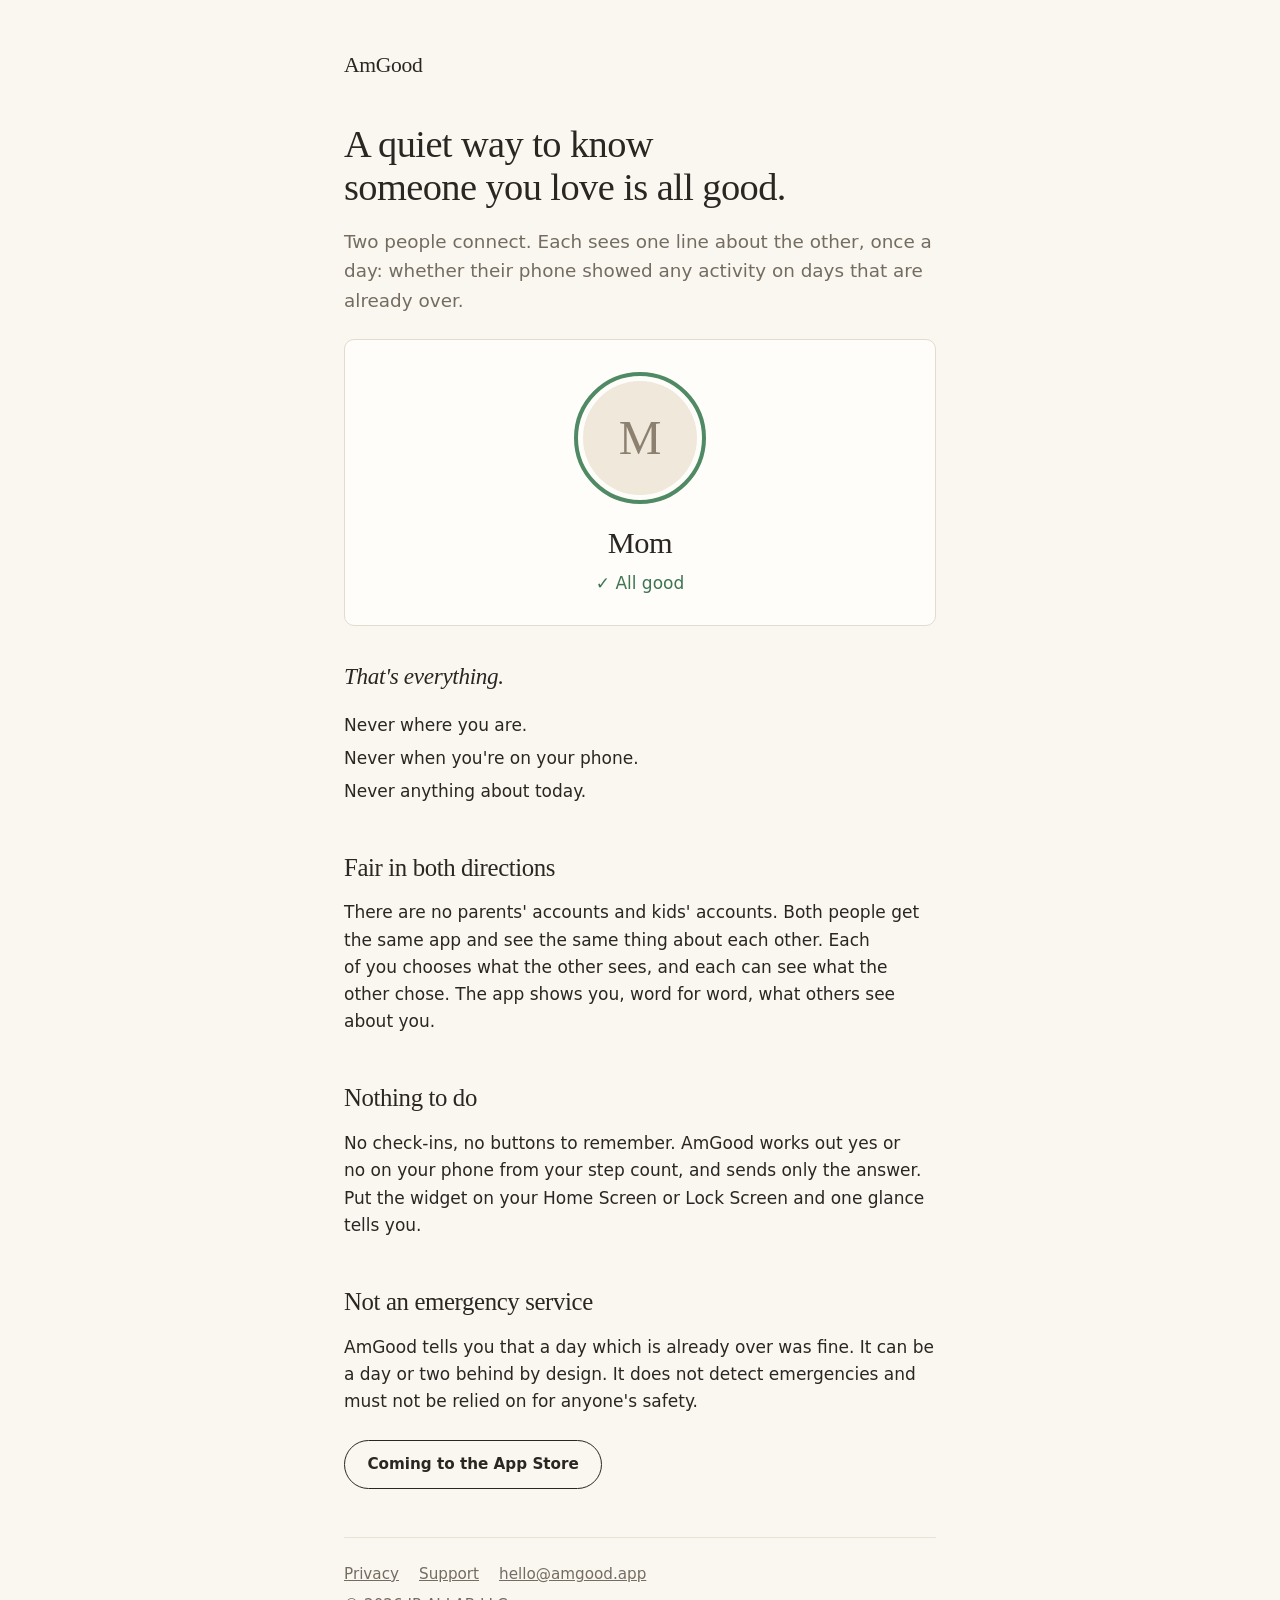
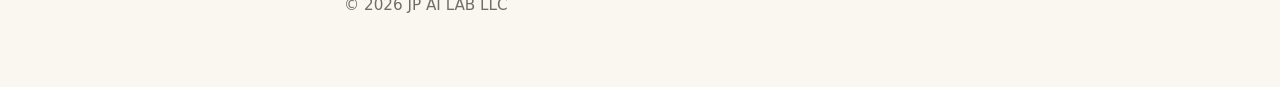
<file: index.html>
<!doctype html>
<html lang="en">
<head>
<meta charset="utf-8">
<meta name="viewport" content="width=device-width, initial-scale=1">
<title>AmGood</title>
<meta name="description" content="Two people connect. Each sees one thing about the other: whether their phone showed activity on days that are already over. Never where, never when, never today.">
<meta property="og:title" content="AmGood">
<meta property="og:description" content="A quiet way to know someone you love is all good. Never where, never when, never today.">
<meta property="og:type" content="website">
<meta property="og:url" content="https://amgood.app/">
<link rel="icon" href="/icon.png">
<link rel="apple-touch-icon" href="/icon.png">
<link rel="stylesheet" href="/style.css">
</head>
<body>
<main>
  <a class="mark" href="/">AmGood</a>
  <h1>A quiet way to know someone you love is all good.</h1>
  <p class="lede">Two people connect. Each sees one line about the other, once a day: whether their phone showed any activity on days that are already over.</p>

  <div class="card person" aria-label="What the other person sees: a portrait, a name, and the words All good">
    <div class="portrait"><span>M</span></div>
    <div class="name">Mom</div>
    <div class="status">&#10003; All good</div>
  </div>

  <p class="serif" style="font-size:1.45rem; font-style:italic; margin:2rem 0 0.5rem;">That's everything.</p>
  <ul class="never">
    <li>Never where you are.</li>
    <li>Never when you're on your phone.</li>
    <li>Never anything about today.</li>
  </ul>

  <h2>Fair in both directions</h2>
  <p>There are no parents' accounts and kids' accounts. Both people get the same app and see the same thing about each other. Each of you chooses what the other sees, and each can see what the other chose. The app shows you, word for word, what others see about you.</p>

  <h2>Nothing to do</h2>
  <p>No check-ins, no buttons to remember. AmGood works out yes or no on your phone from your step count, and sends only the answer. Put the widget on your Home Screen or Lock Screen and one glance tells you.</p>

  <h2>Not an emergency service</h2>
  <p>AmGood tells you that a day which is already over was fine. It can be a day or two behind by design. It does not detect emergencies and must not be relied on for anyone's safety.</p>

  <p><span class="soon">Coming to the App Store</span></p>

  <hr>
  <footer>
    <p><a href="/privacy">Privacy</a><a href="/support">Support</a><a href="mailto:hello@amgood.app">hello@amgood.app</a></p>
    <p>&copy; 2026 JP AI LAB LLC</p>
  </footer>
</main>
</body>
</html>
</file>
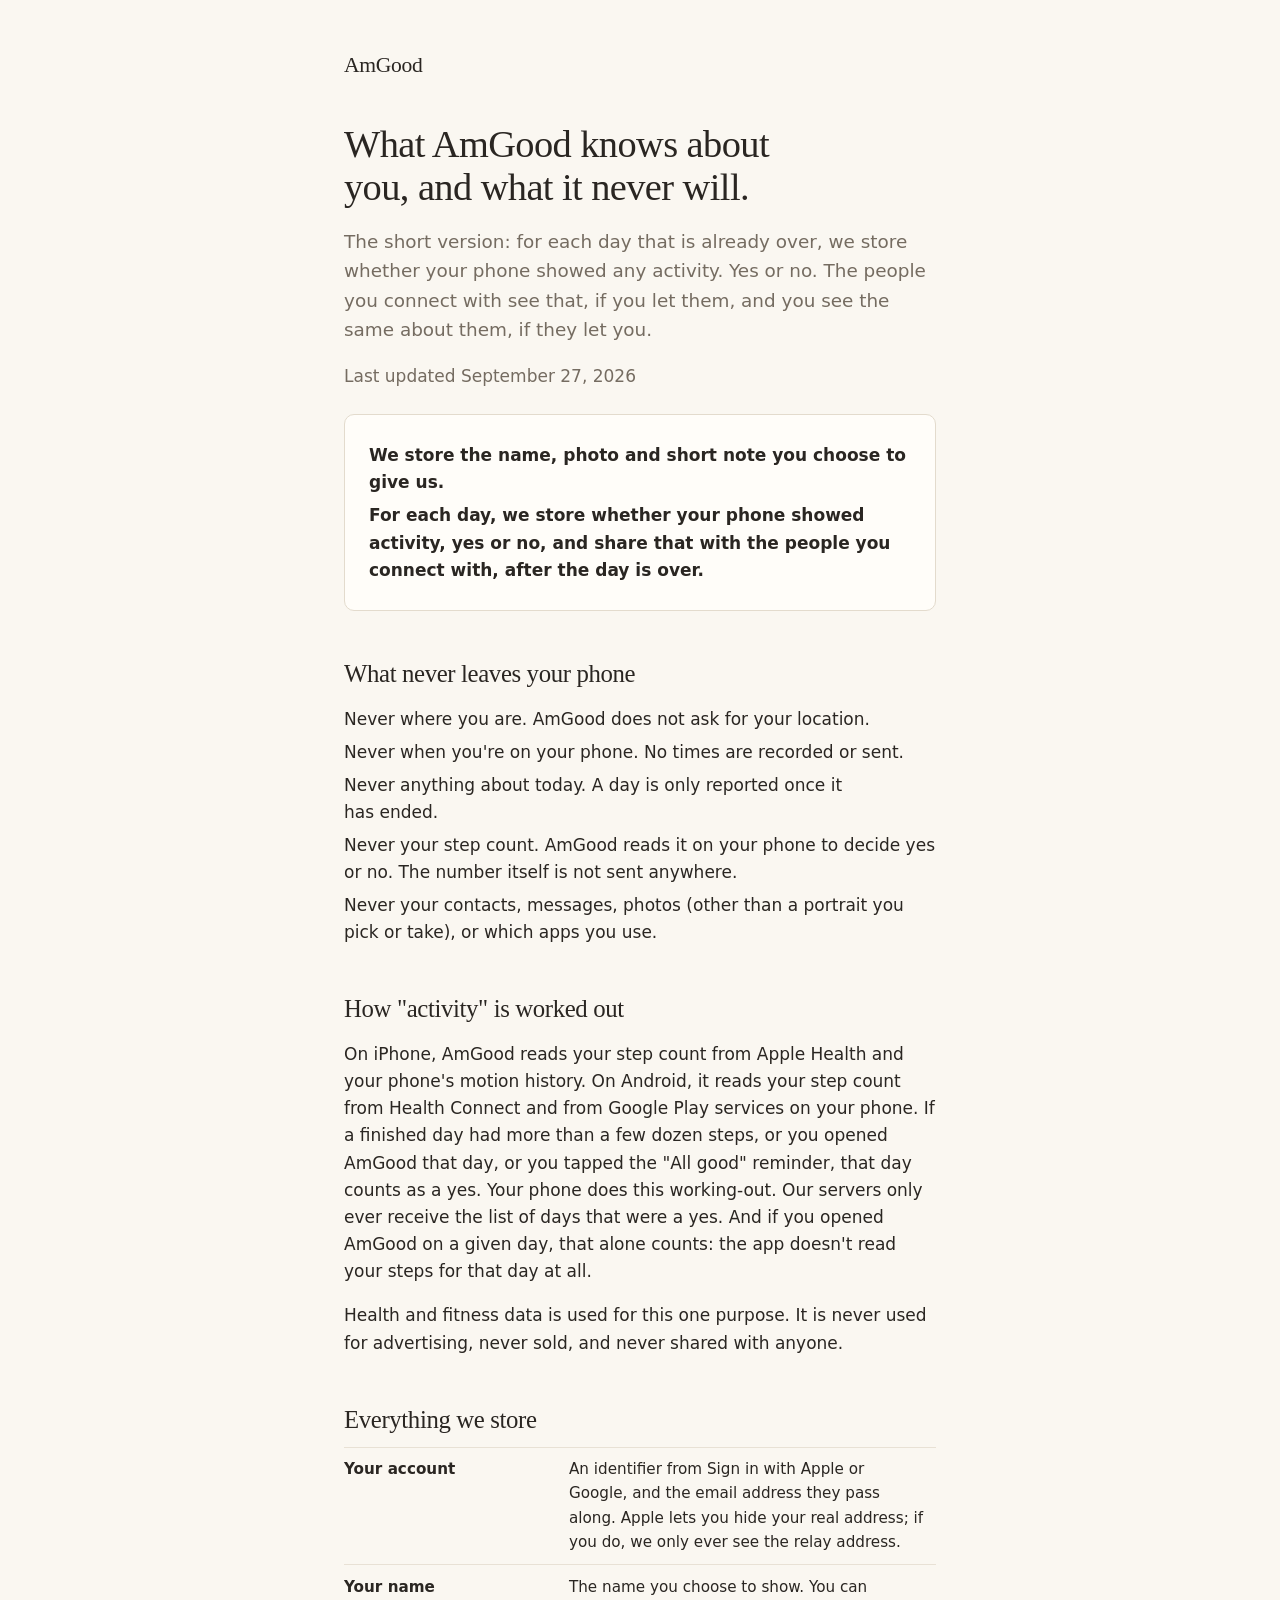
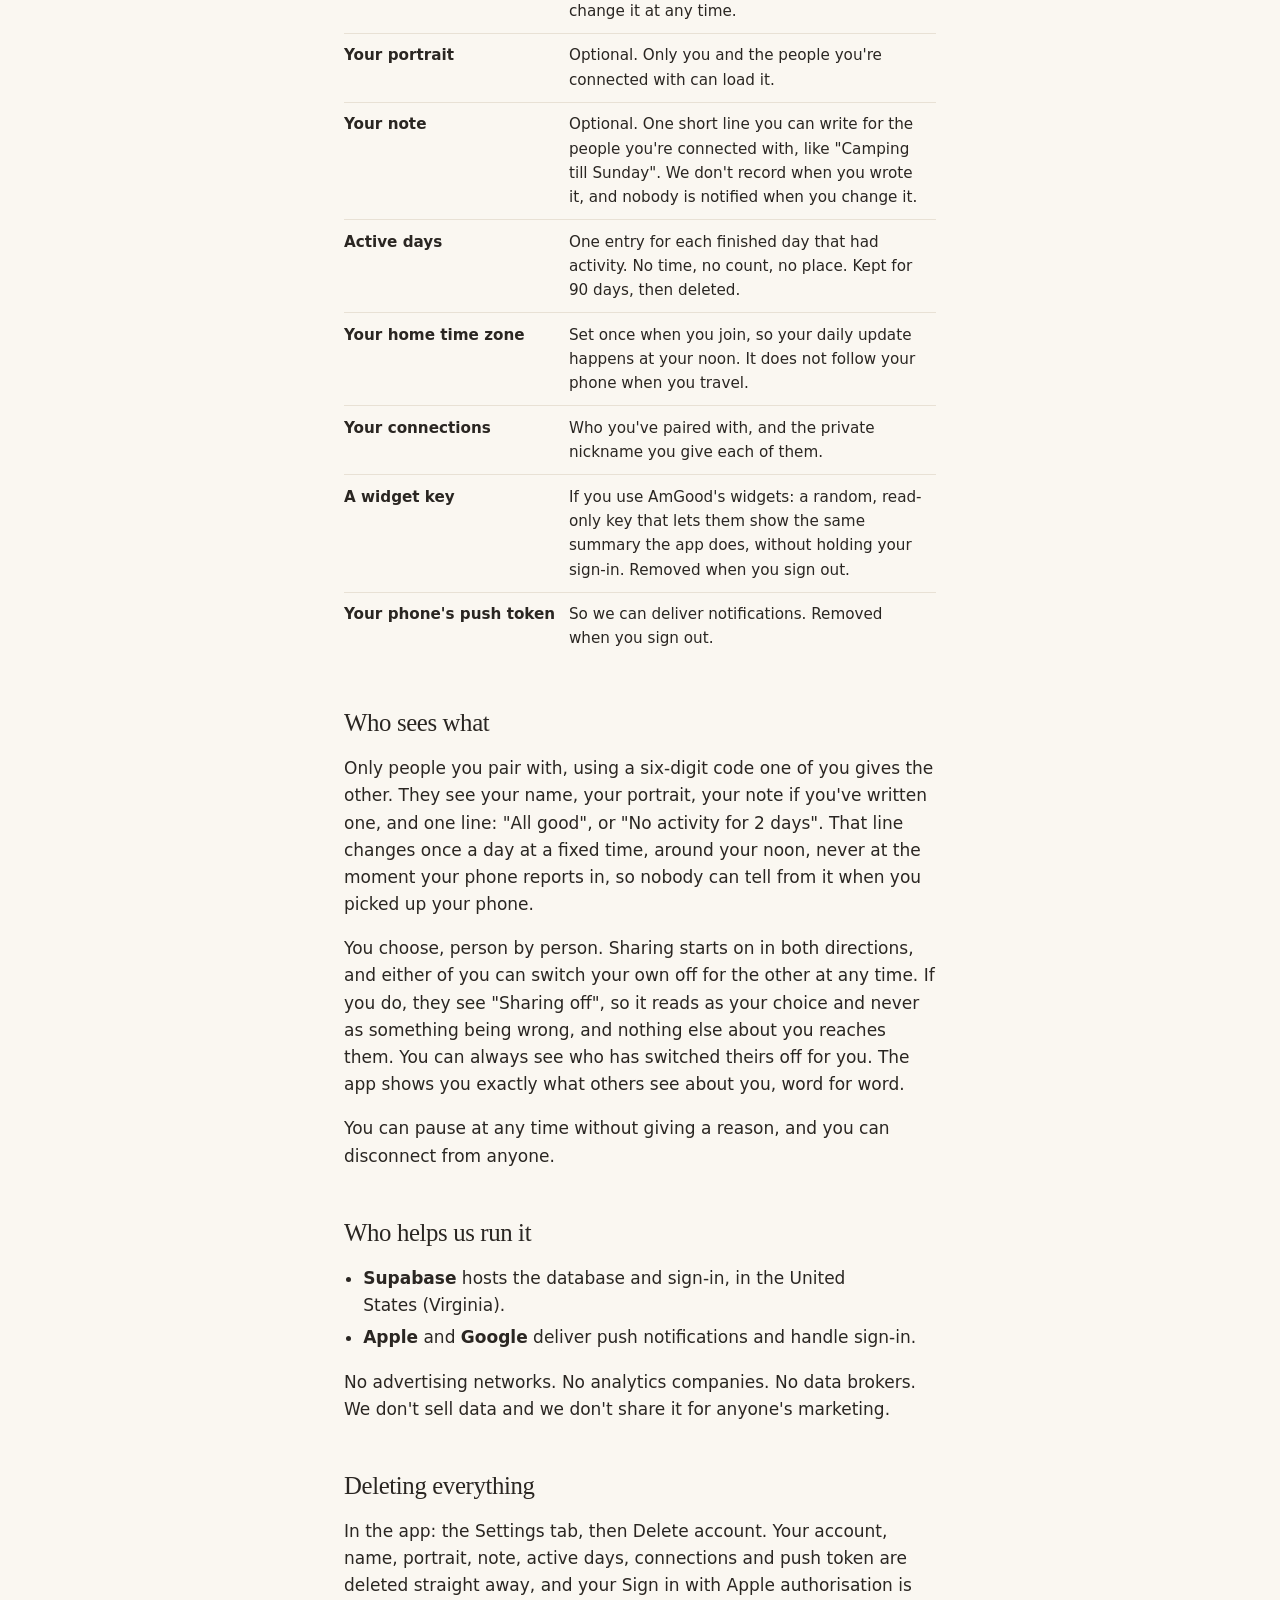
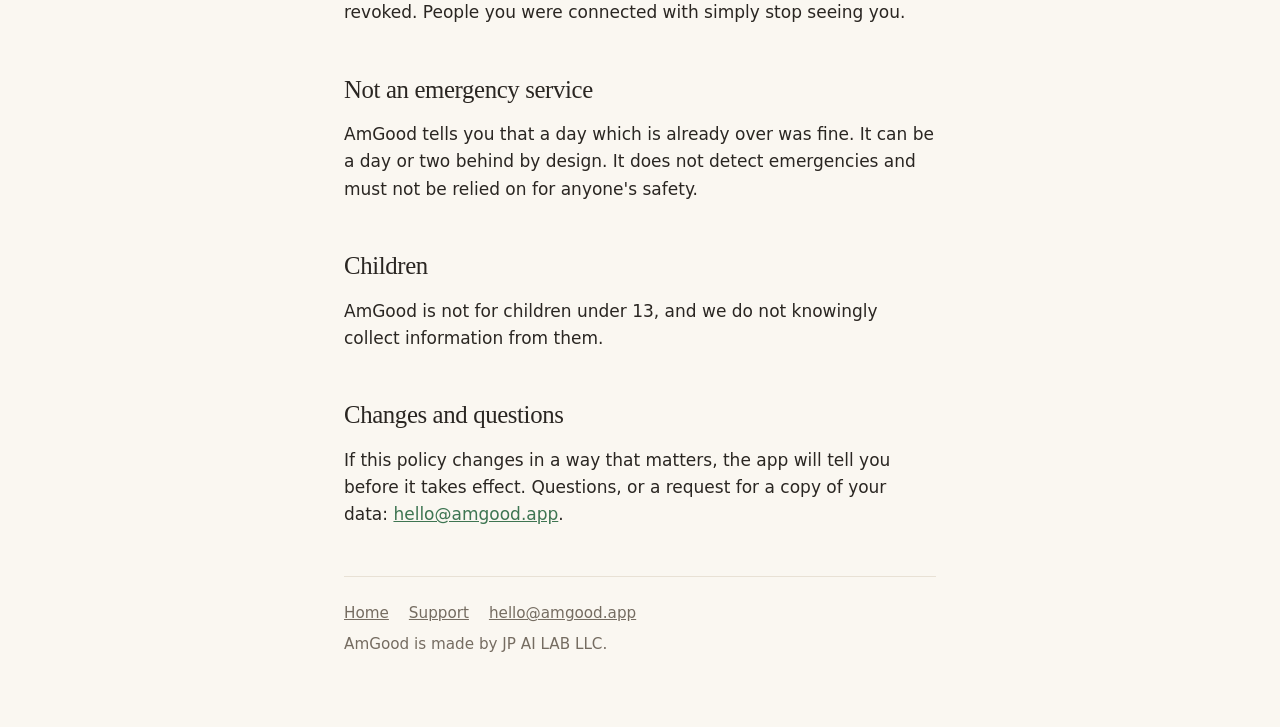
<file: privacy.html>
<!doctype html>
<html lang="en">
<head>
<meta charset="utf-8">
<meta name="viewport" content="width=device-width, initial-scale=1">
<title>AmGood · Privacy</title>
<meta name="description" content="What AmGood stores about you, who sees it, and what never leaves your phone.">
<link rel="icon" href="/icon.png">
<link rel="stylesheet" href="/style.css">
</head>
<body>
<main>
  <a class="mark" href="/">AmGood</a>
  <h1>What AmGood knows about you, and what it never will.</h1>
  <p class="lede">The short version: for each day that is already over, we store whether your phone showed any activity. Yes or no. The people you connect with see that, if you let them, and you see the same about them, if they let you.</p>
  <p class="muted">Last updated September 27, 2026</p>

  <div class="card">
    <p><strong>We store the name, photo and short note you choose to give us.</strong></p>
    <p><strong>For each day, we store whether your phone showed activity, yes or no, and share that with the people you connect with, after the day is over.</strong></p>
  </div>

  <h2>What never leaves your phone</h2>
  <ul class="never">
    <li>Never where you are. AmGood does not ask for your location.</li>
    <li>Never when you're on your phone. No times are recorded or sent.</li>
    <li>Never anything about today. A day is only reported once it has ended.</li>
    <li>Never your step count. AmGood reads it on your phone to decide yes or no. The number itself is not sent anywhere.</li>
    <li>Never your contacts, messages, photos (other than a portrait you pick or take), or which apps you use.</li>
  </ul>

  <h2>How "activity" is worked out</h2>
  <p>On iPhone, AmGood reads your step count from Apple Health and your phone's motion history. On Android, it reads your step count from Health Connect and from Google Play services on your phone. If a finished day had more than a few dozen steps, or you opened AmGood that day, or you tapped the "All good" reminder, that day counts as a yes. Your phone does this working-out. Our servers only ever receive the list of days that were a yes. And if you opened AmGood on a given day, that alone counts: the app doesn't read your steps for that day at all.</p>
  <p>Health and fitness data is used for this one purpose. It is never used for advertising, never sold, and never shared with anyone.</p>

  <h2>Everything we store</h2>
  <table>
    <tr><th>Your account</th><td>An identifier from Sign in with Apple or Google, and the email address they pass along. Apple lets you hide your real address; if you do, we only ever see the relay address.</td></tr>
    <tr><th>Your name</th><td>The name you choose to show. You can change it at any time.</td></tr>
    <tr><th>Your portrait</th><td>Optional. Only you and the people you're connected with can load it.</td></tr>
    <tr><th>Your note</th><td>Optional. One short line you can write for the people you're connected with, like "Camping till Sunday". We don't record when you wrote it, and nobody is notified when you change it.</td></tr>
    <tr><th>Active days</th><td>One entry for each finished day that had activity. No time, no count, no place. Kept for 90 days, then deleted.</td></tr>
    <tr><th>Your home time zone</th><td>Set once when you join, so your daily update happens at your noon. It does not follow your phone when you travel.</td></tr>
    <tr><th>Your connections</th><td>Who you've paired with, and the private nickname you give each of them.</td></tr>
    <tr><th>A widget key</th><td>If you use AmGood's widgets: a random, read-only key that lets them show the same summary the app does, without holding your sign-in. Removed when you sign out.</td></tr>
    <tr><th>Your phone's push token</th><td>So we can deliver notifications. Removed when you sign out.</td></tr>
  </table>

  <h2>Who sees what</h2>
  <p>Only people you pair with, using a six-digit code one of you gives the other. They see your name, your portrait, your note if you've written one, and one line: "All good", or "No activity for 2 days". That line changes once a day at a fixed time, around your noon, never at the moment your phone reports in, so nobody can tell from it when you picked up your phone.</p>
  <p>You choose, person by person. Sharing starts on in both directions, and either of you can switch your own off for the other at any time. If you do, they see "Sharing off", so it reads as your choice and never as something being wrong, and nothing else about you reaches them. You can always see who has switched theirs off for you. The app shows you exactly what others see about you, word for word.</p>
  <p>You can pause at any time without giving a reason, and you can disconnect from anyone.</p>

  <h2>Who helps us run it</h2>
  <ul>
    <li><strong>Supabase</strong> hosts the database and sign-in, in the United States (Virginia).</li>
    <li><strong>Apple</strong> and <strong>Google</strong> deliver push notifications and handle sign-in.</li>
  </ul>
  <p>No advertising networks. No analytics companies. No data brokers. We don't sell data and we don't share it for anyone's marketing.</p>

  <h2>Deleting everything</h2>
  <p>In the app: the Settings tab, then Delete account. Your account, name, portrait, note, active days, connections and push token are deleted straight away, and your Sign in with Apple authorisation is revoked. People you were connected with simply stop seeing you.</p>

  <h2>Not an emergency service</h2>
  <p>AmGood tells you that a day which is already over was fine. It can be a day or two behind by design. It does not detect emergencies and must not be relied on for anyone's safety.</p>

  <h2>Children</h2>
  <p>AmGood is not for children under 13, and we do not knowingly collect information from them.</p>

  <h2>Changes and questions</h2>
  <p>If this policy changes in a way that matters, the app will tell you before it takes effect. Questions, or a request for a copy of your data: <a href="mailto:hello@amgood.app">hello@amgood.app</a>.</p>
  <hr>
  <footer>
    <p><a href="/">Home</a><a href="/support">Support</a><a href="mailto:hello@amgood.app">hello@amgood.app</a></p>
    <p>AmGood is made by JP AI LAB LLC.</p>
  </footer>
</main>
</body>
</html>
</file>
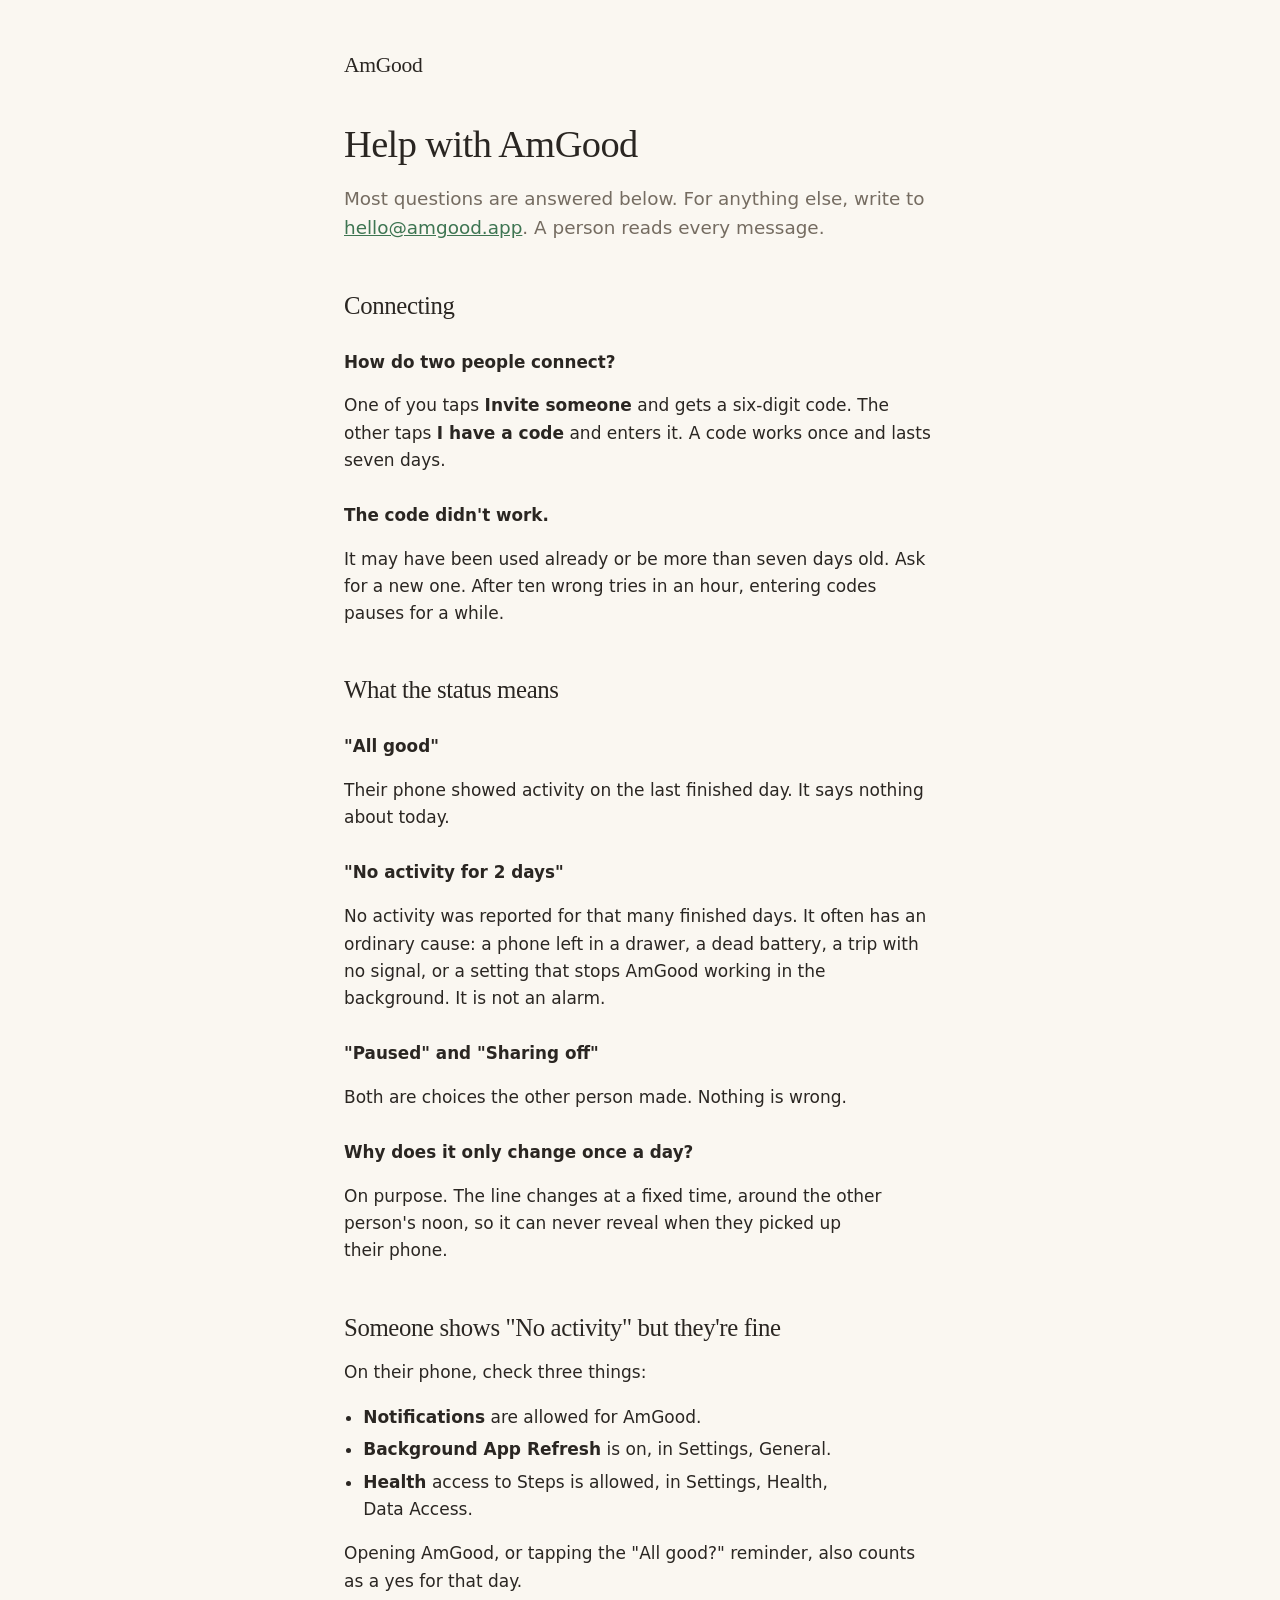
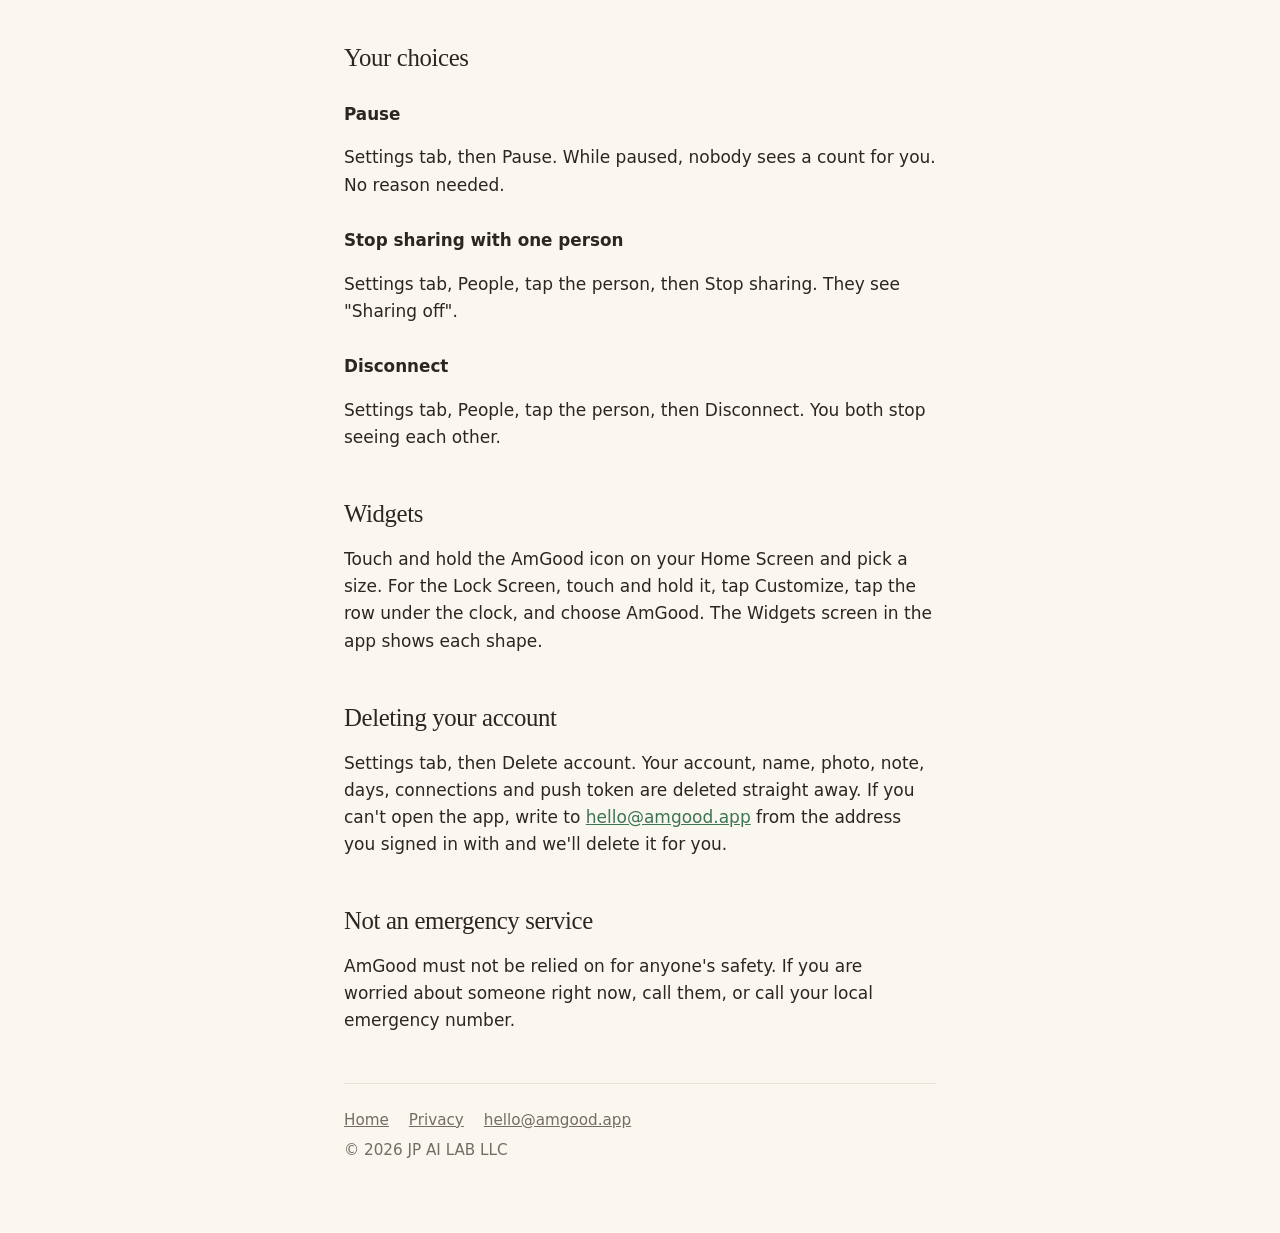
<file: support.html>
<!doctype html>
<html lang="en">
<head>
<meta charset="utf-8">
<meta name="viewport" content="width=device-width, initial-scale=1">
<title>AmGood · Support</title>
<meta name="description" content="Help with AmGood: connecting, what the status means, pausing, sharing, widgets, and deleting your account.">
<link rel="icon" href="/icon.png">
<link rel="stylesheet" href="/style.css">
</head>
<body>
<main>
  <a class="mark" href="/">AmGood</a>
  <h1>Help with AmGood</h1>
  <p class="lede">Most questions are answered below. For anything else, write to <a href="mailto:hello@amgood.app">hello@amgood.app</a>. A person reads every message.</p>

  <h2>Connecting</h2>
  <h3>How do two people connect?</h3>
  <p>One of you taps <strong>Invite someone</strong> and gets a six-digit code. The other taps <strong>I have a code</strong> and enters it. A code works once and lasts seven days.</p>
  <h3>The code didn't work.</h3>
  <p>It may have been used already or be more than seven days old. Ask for a new one. After ten wrong tries in an hour, entering codes pauses for a while.</p>

  <h2>What the status means</h2>
  <h3>"All good"</h3>
  <p>Their phone showed activity on the last finished day. It says nothing about today.</p>
  <h3>"No activity for 2 days"</h3>
  <p>No activity was reported for that many finished days. It often has an ordinary cause: a phone left in a drawer, a dead battery, a trip with no signal, or a setting that stops AmGood working in the background. It is not an alarm.</p>
  <h3>"Paused" and "Sharing off"</h3>
  <p>Both are choices the other person made. Nothing is wrong.</p>
  <h3>Why does it only change once a day?</h3>
  <p>On purpose. The line changes at a fixed time, around the other person's noon, so it can never reveal when they picked up their phone.</p>

  <h2>Someone shows "No activity" but they're fine</h2>
  <p>On their phone, check three things:</p>
  <ul>
    <li><strong>Notifications</strong> are allowed for AmGood.</li>
    <li><strong>Background App Refresh</strong> is on, in Settings, General.</li>
    <li><strong>Health</strong> access to Steps is allowed, in Settings, Health, Data Access.</li>
  </ul>
  <p>Opening AmGood, or tapping the "All good?" reminder, also counts as a yes for that day.</p>

  <h2>Your choices</h2>
  <h3>Pause</h3>
  <p>Settings tab, then Pause. While paused, nobody sees a count for you. No reason needed.</p>
  <h3>Stop sharing with one person</h3>
  <p>Settings tab, People, tap the person, then Stop sharing. They see "Sharing off".</p>
  <h3>Disconnect</h3>
  <p>Settings tab, People, tap the person, then Disconnect. You both stop seeing each other.</p>

  <h2>Widgets</h2>
  <p>Touch and hold the AmGood icon on your Home Screen and pick a size. For the Lock Screen, touch and hold it, tap Customize, tap the row under the clock, and choose AmGood. The Widgets screen in the app shows each shape.</p>

  <h2>Deleting your account</h2>
  <p>Settings tab, then Delete account. Your account, name, photo, note, days, connections and push token are deleted straight away. If you can't open the app, write to <a href="mailto:hello@amgood.app">hello@amgood.app</a> from the address you signed in with and we'll delete it for you.</p>

  <h2>Not an emergency service</h2>
  <p>AmGood must not be relied on for anyone's safety. If you are worried about someone right now, call them, or call your local emergency number.</p>

  <hr>
  <footer>
    <p><a href="/">Home</a><a href="/privacy">Privacy</a><a href="mailto:hello@amgood.app">hello@amgood.app</a></p>
    <p>&copy; 2026 JP AI LAB LLC</p>
  </footer>
</main>
</body>
</html>
</file>
<file: style.css>
:root { --paper: #FAF7F1; --ink: #2A2622; --muted: #756C61; --green: #3E7552; --ring: #4F8A64; --hair: #E8E1D5; --card: #FFFDF9; --border: #E3DBCD; }
* { box-sizing: border-box; }
html { -webkit-text-size-adjust: 100%; }
body { margin: 0; background: var(--paper); color: var(--ink); font: 17px/1.6 -apple-system, BlinkMacSystemFont, system-ui, "Helvetica Neue", sans-serif; }
main { max-width: 40rem; margin: 0 auto; padding: 3rem 1.5rem 4rem; }
h1, h2, .mark, .serif { font-family: ui-serif, "New York", Georgia, serif; font-weight: 400; letter-spacing: -0.015em; }
.mark { font-size: 1.35rem; color: var(--ink); text-decoration: none; }
h1 { font-size: 2.4rem; line-height: 1.12; margin: 2.5rem 0 1rem; text-wrap: balance; }
h2 { font-size: 1.55rem; line-height: 1.2; margin: 3rem 0 0.75rem; }
h3 { font-size: 1.05rem; margin: 1.75rem 0 0.25rem; }
p, li { text-wrap: pretty; }
.lede { font-size: 1.15rem; color: var(--muted); }
.muted { color: var(--muted); }
ul { padding-left: 1.2rem; }
li { margin: 0.35rem 0; }
a { color: var(--green); }
.card { background: var(--card); border: 1px solid var(--border); border-radius: 10px; padding: 1.25rem 1.5rem; margin: 1.5rem 0; }
.card p { margin: 0.4rem 0; }
.never { padding-left: 0; }
.never li { list-style: none; }
hr { border: 0; border-top: 1px solid var(--hair); margin: 3rem 0 1.5rem; }
table { width: 100%; border-collapse: collapse; font-size: 0.95rem; }
th, td { text-align: left; vertical-align: top; padding: 0.6rem 0.75rem 0.6rem 0; border-top: 1px solid var(--hair); }
th { font-weight: 600; width: 38%; }
footer { color: var(--muted); font-size: 0.95rem; }
footer a { color: var(--muted); margin-right: 1.25rem; }
footer p { margin: 0.4rem 0; }

/* Home: the card the other person sees. */
.person { display: flex; flex-direction: column; align-items: center; text-align: center; padding: 2rem 1rem 1.75rem; }
.portrait { width: 132px; height: 132px; border-radius: 50%; border: 4px solid var(--ring); padding: 5px; }
.portrait span { display: flex; align-items: center; justify-content: center; width: 100%; height: 100%; border-radius: 50%; background: #EFE8DB; color: #8C8071; font-family: ui-serif, "New York", Georgia, serif; font-size: 3rem; }
.person .name { font-family: ui-serif, "New York", Georgia, serif; font-size: 1.9rem; letter-spacing: -0.015em; margin-top: 0.9rem; }
.person .status { color: var(--green); font-weight: 500; margin-top: 0.15rem; }
.soon { display: inline-block; margin-top: 0.5rem; padding: 0.7rem 1.4rem; border: 1.5px solid var(--ink); border-radius: 999px; font-weight: 600; font-size: 0.95rem; }
@media (max-width: 30rem) { h1 { font-size: 2rem; } th { width: 42%; } }
</file>
